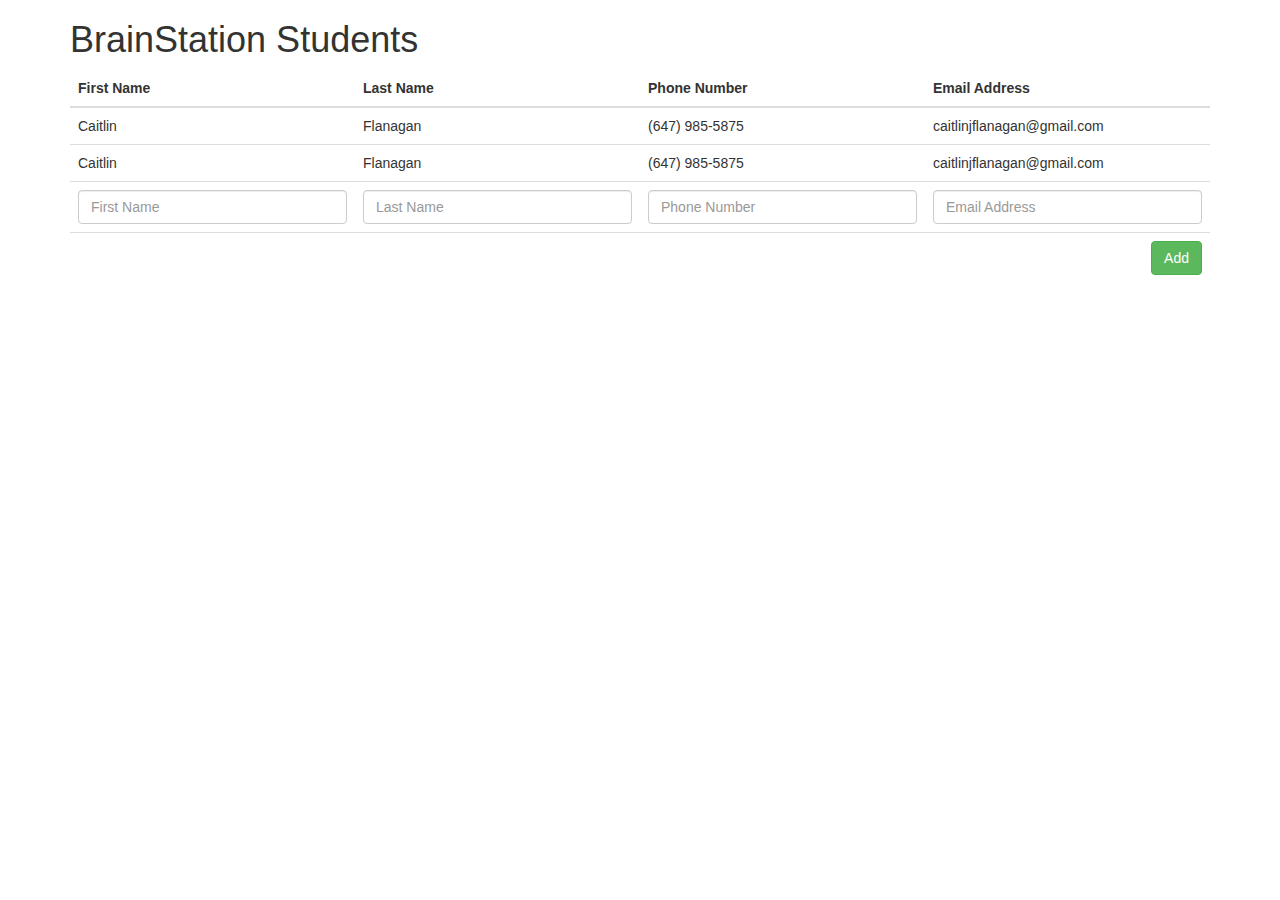
<file: caitlinflanagan/Bootstrap-LocalStorage/index.html>
<!DOCTYPE html>
<html>
	<head>
		<link rel="stylesheet" href="http://cdnjs.cloudflare.com/ajax/libs/twitter-bootstrap/3.1.1/css/bootstrap.css">
		<script src="script.js"></script>
	</head>
	<body>
		<div class="container">
			<h1>BrainStation Students</h1>
			<table class="table">
				<thead>
					<tr>
						<th>First Name</th>
						<th>Last Name</th>
						<th>Phone Number</th>
						<th>Email Address</th>
					</tr>
				</thead>
				<tbody>
					<tr>
						<td>Caitlin</td>
						<td>Flanagan</td>
						<td>(647) 985-5875</td>
						<td>caitlinjflanagan@gmail.com</td>
					</tr>
					<tr>
						<td>Caitlin</td>
						<td>Flanagan</td>
						<td>(647) 985-5875</td>
						<td>caitlinjflanagan@gmail.com</td>
					</tr>
				</tbody>
				<tfoot>
					<tr>
						<td><input placeholder="First Name" class="form-control" type="text"></td>
						<td><input placeholder="Last Name" class="form-control" type="text"></td>
						<td><input placeholder="Phone Number" class="form-control" type="text"></td>
						<td><input placeholder="Email Address" class="form-control" type="text"></td>
					</tr>	
					<tr>
						<td colspan="4"><input class="pull-right btn btn-success" type="submit" value="Add"></td>
					</tr>
				</tfoot>
			</table>
		</div>
	</body>
</html>
</file>
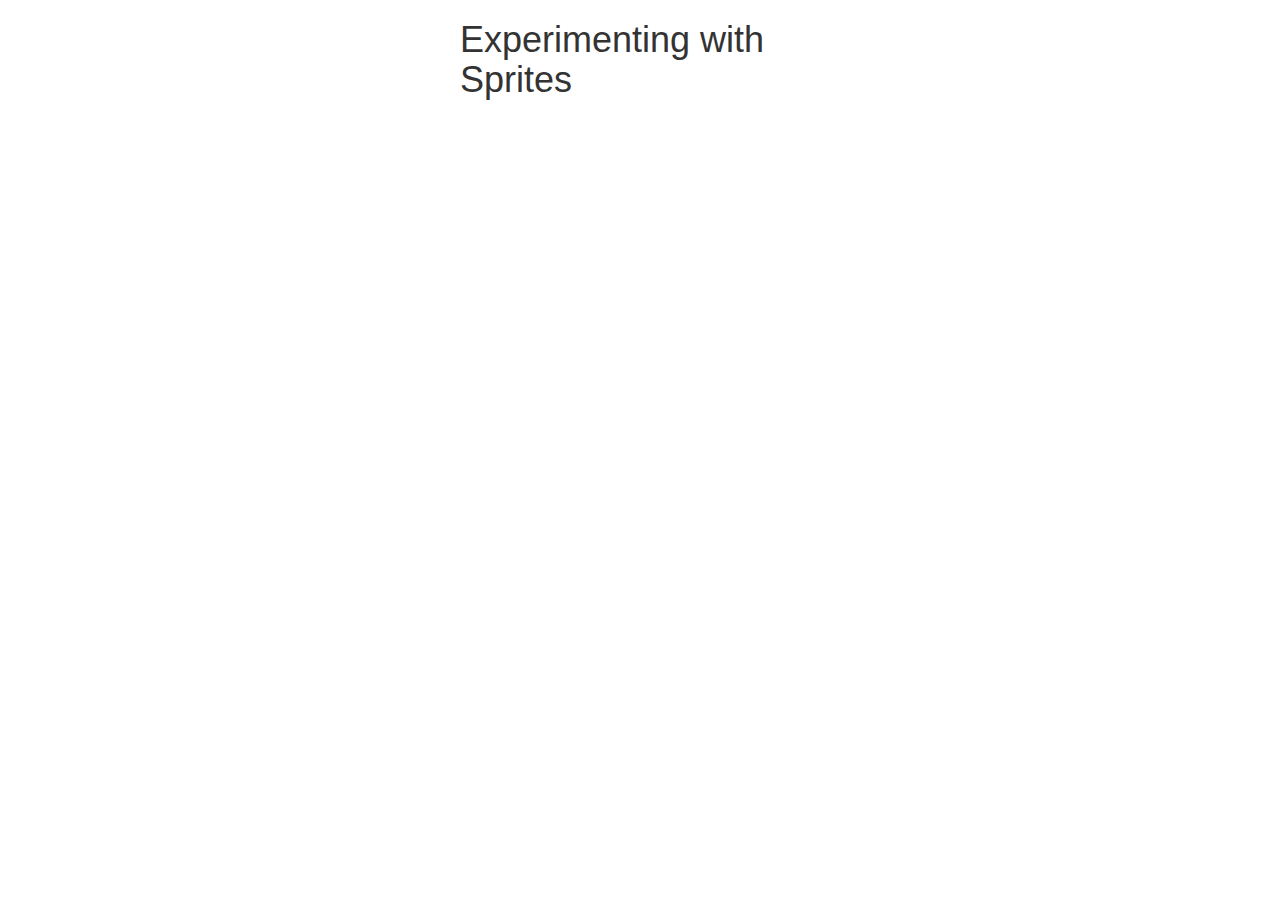
<file: caitlinflanagan/Image-Sprites/index.html>
<!DOCTYPE html>
<html>
	<head>
		<title>Experimenting with Image Sprites</title>
		<link rel="stylesheet" type="text/css" href="http://cdnjs.cloudflare.com/ajax/libs/twitter-bootstrap/3.2.0/css/bootstrap.min.css">
		<link rel="stylesheet" type="text/css" href="styles.css">
	</head>
	<body>
		<section class="sprite-example">
			<div class="container">
				<div class="row">
					<div class="col-md-4 col-md-offset-4">
						<h1>Experimenting with Sprites</h1>
						<div class="sprite-container facebook"></div>
						<div class="sprite-container twitter"></div>
						<div class="sprite-container youtube"></div>
						<div class="sprite-container rss"></div>
					</div>
				</div>
			</div>
		</section>
	</body>
</html>
</file>
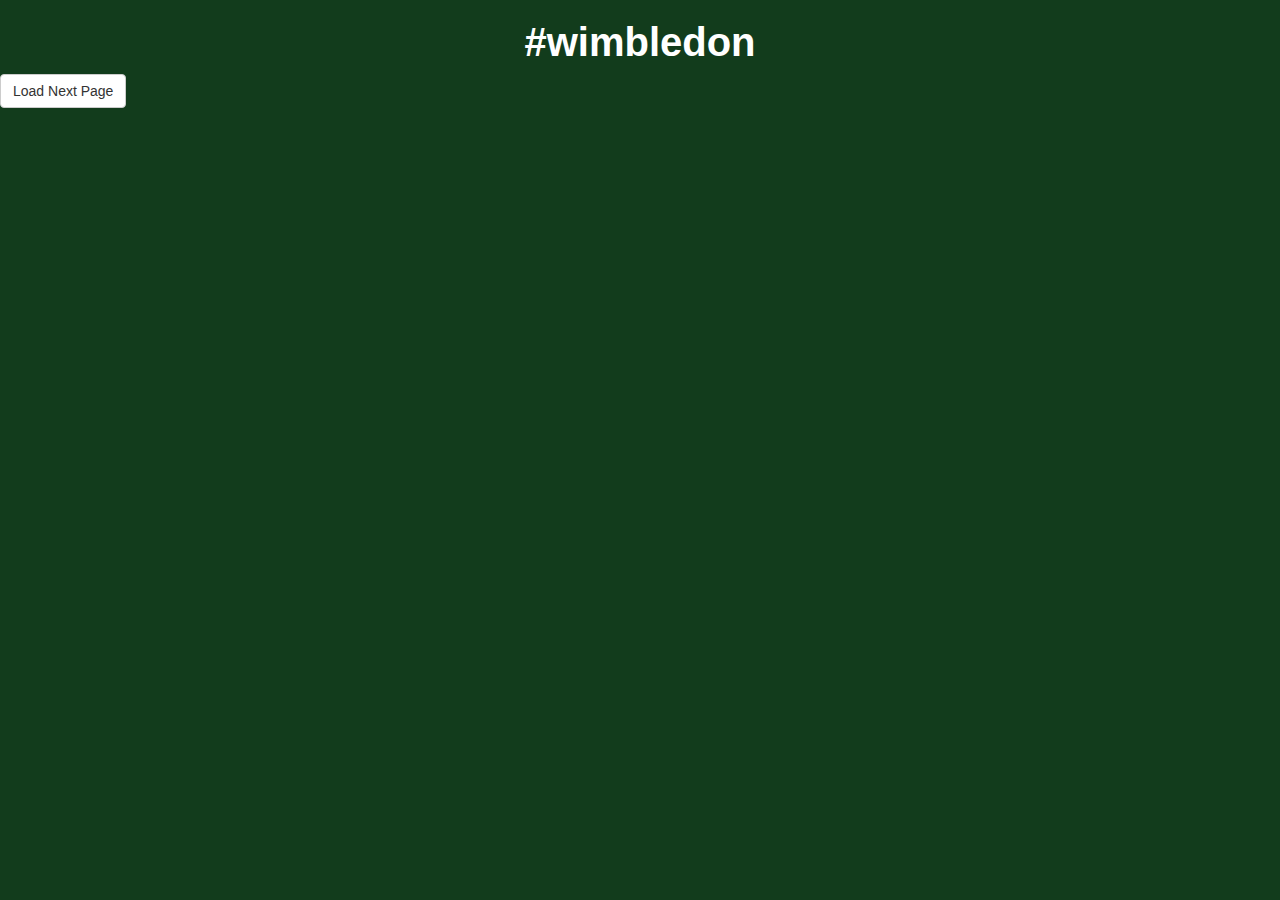
<file: caitlinflanagan/Instagram-Pagination/index.html>
<!DOCTYPE html>
<html>
	<head>
		<link rel="stylesheet" type="text/css" href="//cdnjs.cloudflare.com/ajax/libs/twitter-bootstrap/3.1.1/css/bootstrap.css">
		<link rel="stylesheet" type="text/css" href="styles.css">
		<script src="//cdnjs.cloudflare.com/ajax/libs/jquery/2.1.1/jquery.min.js"></script>
		<script src="script.js"></script>
	</head>
	<body>
		<h1><strong>#wimbledon</strong></h1>
		<div class="container">
			<div class="row" id="photos">
			</div>
		</div>

<!-- 		<div class="modal fade bs-example-modal-sm" tabindex="-1" role="dialog" aria-labelledby="mySmallModalLabel" aria-hidden="true">
		  <div class="modal-dialog modal-sm">
		    <div class="modal-content">
		    	<div class="modal-body" id="modal">
		    	</div>
		    </div>
		  </div>
		</div> -->

		<a href="#" class="btn btn-default" id="next-page">Load Next Page</a>
	</body>
</html>
</file>
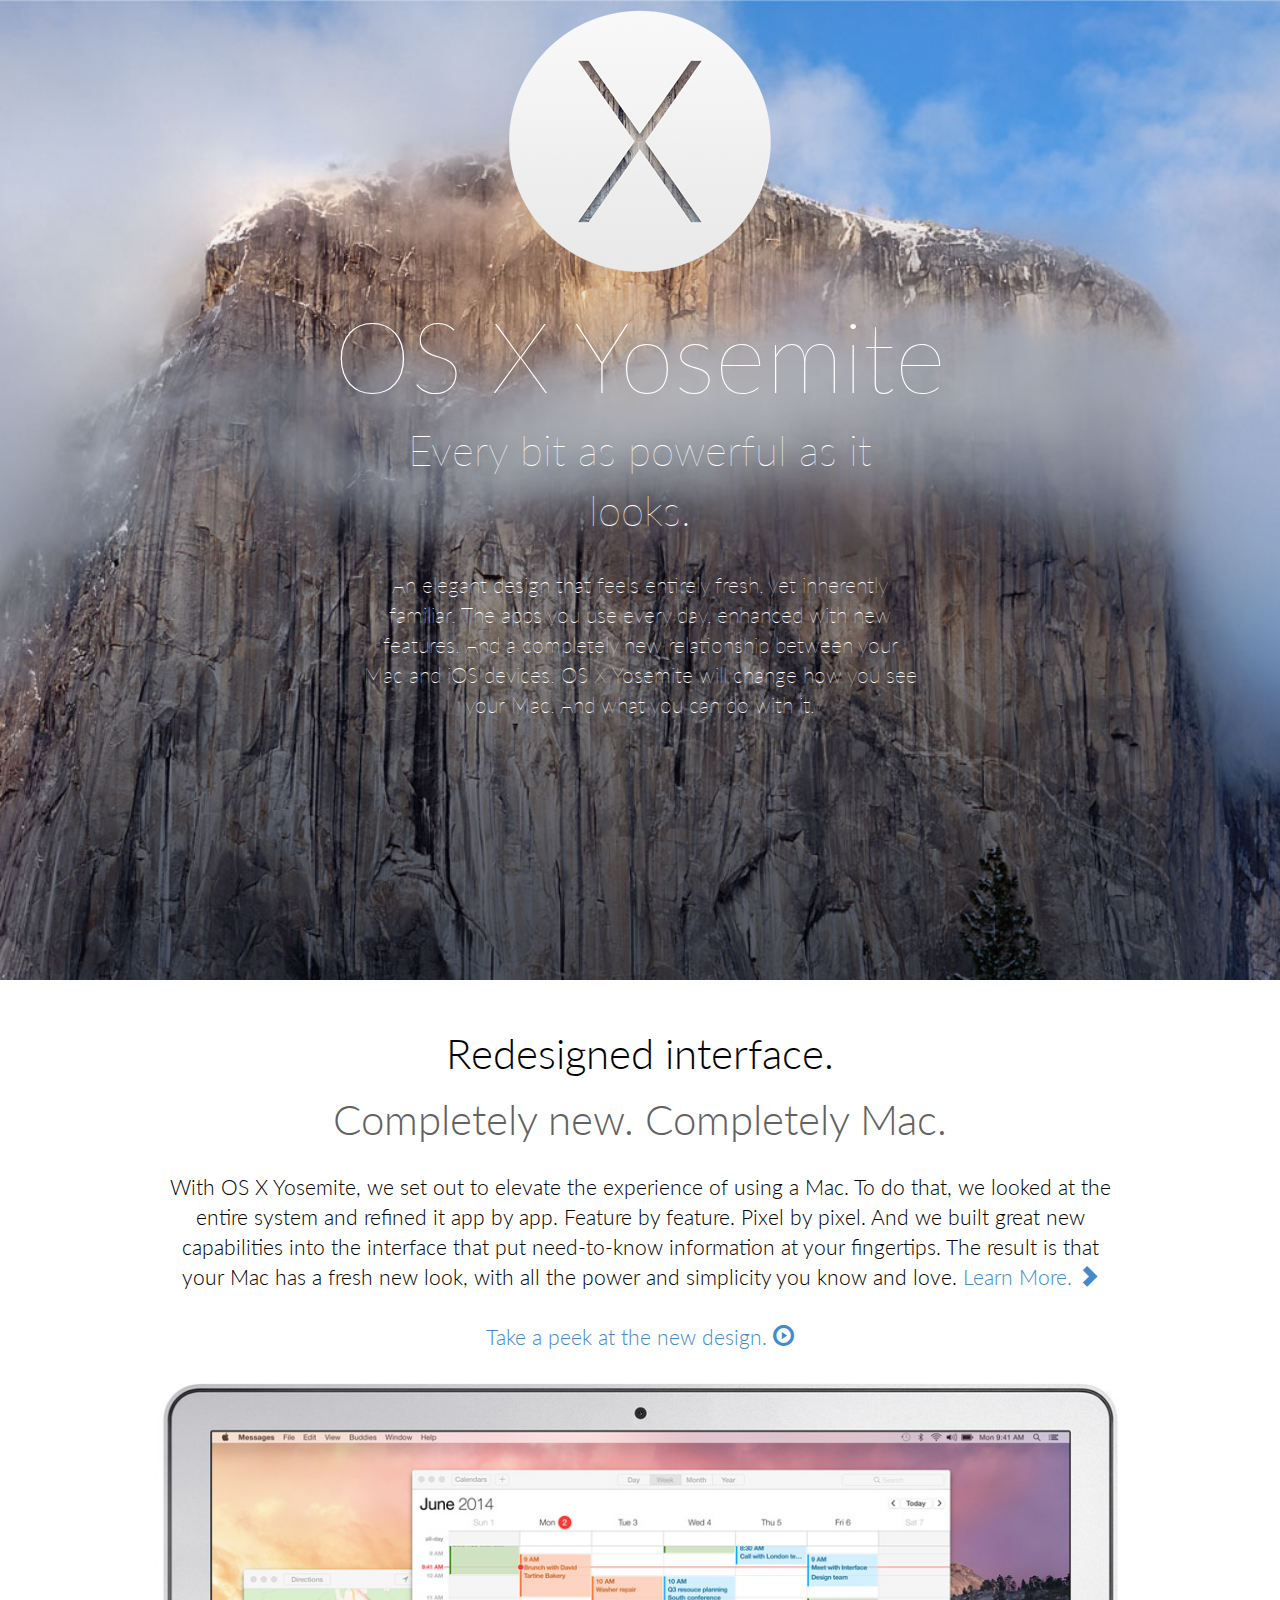
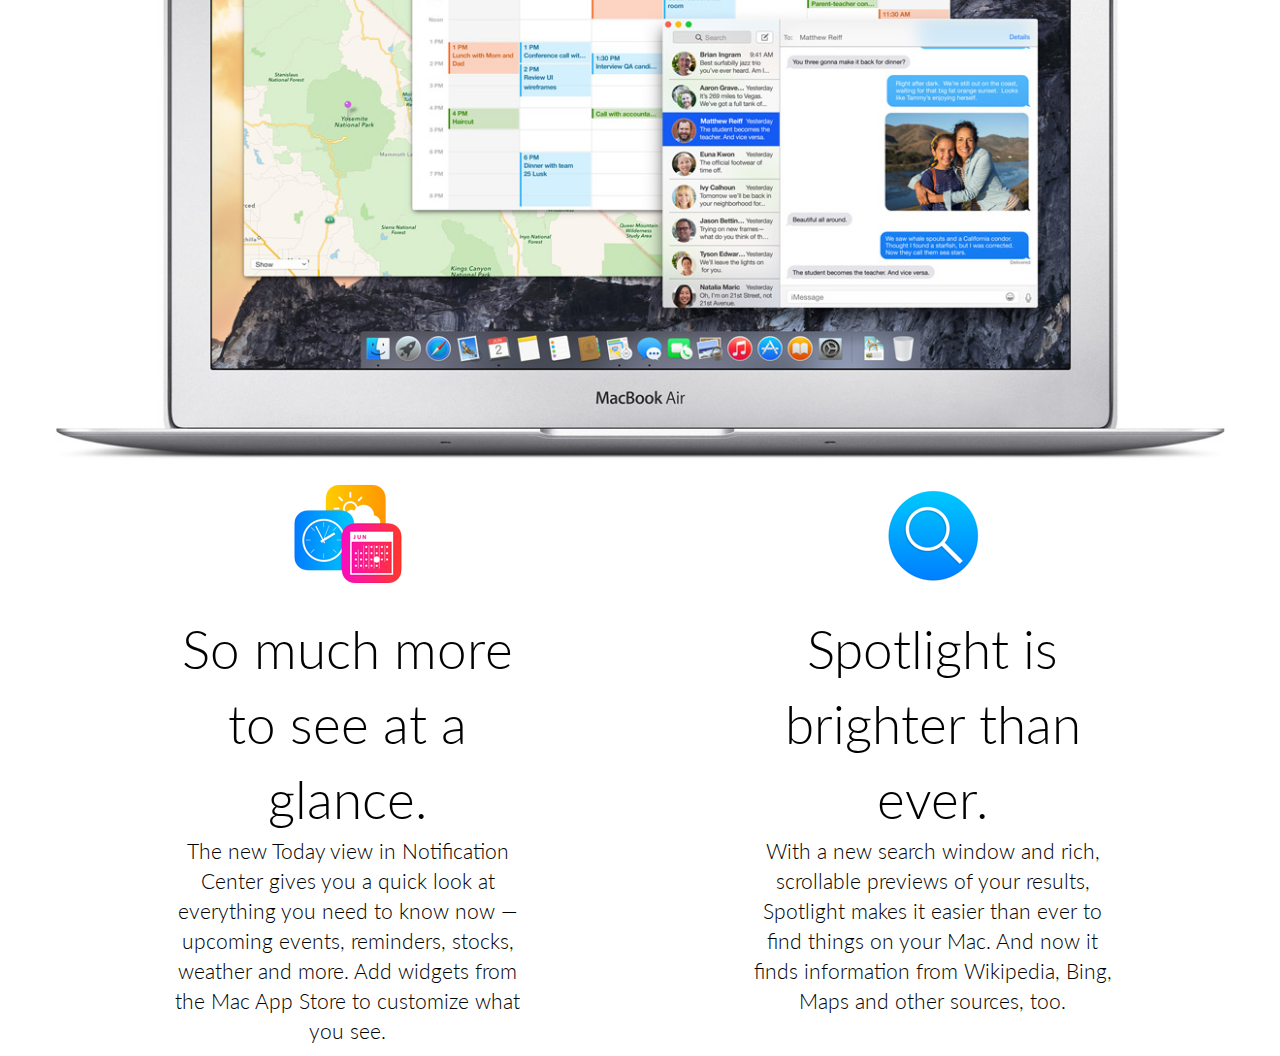
<file: caitlinflanagan/OSX-Yosemite/index.html>
<!DOCTYPE html>
<html>
	<head>
		<title>Apple OS X Yosemite</title>
		<link rel="stylesheet" type="text/css" href="css/bootstrap.min.css">
		<link rel="stylesheet" type="text/css" href="css/styles.css">
		<link rel="stylesheet" type="text/css" href="fonts">
		<link href='http://fonts.googleapis.com/css?family=Lato:100,300,400' rel='stylesheet' type='text/css'>
	</head>
	<body>
		<div>
			<section class="landing">
				<div class="container">
					<div class="row">
						<img src="images/overview_hero_x.png" class="img-responsive">
						<h1>OS X Yosemite</h1>
						<div class="col-md-6 col-md-offset-3">
							<p>
							<span>Every bit as powerful as it looks.</span>
							<br><br>
							An elegant design that feels entirely fresh, yet inherently familiar. The apps you use every day, enhanced with new features. And a completely new relationship between your Mac and iOS devices. OS X Yosemite will change how you see your Mac. And what you can do with it.
							</p>
						</div>
					</div>
				</div>
			</section>
			<section class="interface">
				<div class="container">
					<div class="row">
						<h1>Redesigned interface.</h1>
						<h2>Completely new. Completely Mac.</h2>
						<br>
						<div class="col-md-10 col-md-offset-1">
							<p>With OS X Yosemite, we set out to elevate the experience of using a Mac. To do that, we looked at the entire system and refined it app by app. Feature by feature. Pixel by pixel. And we built great new capabilities into the interface that put need-to-know information at your fingertips. The result is that your Mac has a fresh new look, with all the power and simplicity you know and love.
								<a href="https://www.apple.com/ca/osx/preview/design/">Learn More. <span class="glyphicon glyphicon-chevron-right"></span></a></p>
							<br>
							<p><a href="https://www.apple.com/ca/osx/preview/video/">Take a peek at the new design. <span class="glyphicon glyphicon-play-circle"></span></a>
							</p>
							<br>
						</div>
						<img src="images/overview_design_hero.jpg" class="img-responsive">
					</div>
					<br>
					<div class="row notification">
						<div class="col-md-4 col-md-offset-1">
							<img src="images/overview_design_notification_icon.png">
							<br>
							<p>
							<span>So much more to see at a glance.</span>
							<br>
							The new Today view in Notification Center gives you a quick look at everything you need to know now — upcoming events, reminders, stocks, weather and more. Add widgets from the Mac App Store to customize what you see.
							</p>
						</div>
						<div class="col-md-4 col-md-offset-2">
							<img src="images/overview_design_spotlight_icon.png">
							<br>
							<p><span>Spotlight is brighter than ever.</span>
							<br>
							With a new search window and rich, scrollable previews of your results, Spotlight makes it easier than ever to find things on your Mac. And now it finds information from Wikipedia, Bing, Maps and other sources, too.
							</p>
						</div>
					</div>
				</div>
			</section>
		</div>
	<script src="http://ajax.googleapis.com/ajax/libs/jquery/1.11.1/jquery.min.js"></script>
	<script type="text/javascript" src="js/bootstrap.min.js"></script>
	</body>
</html>
</file>
<file: caitlinflanagan/Image-Sprites/styles.css>
.sprite-container {
	background-image: url(http://i.imgur.com/kKnfUyt.png);
	height: 63px;
	width: 65px;
	margin: 0px;
	padding: 0px;
	display: inline-block;
}

.sprite-container.facebook {
	background-position: -75px 0;
}

.sprite-container.twitter {
	background-position: 0 0;
}

.sprite-container.youtube {
	background-position: -148px 0;
}

.sprite-container.rss {
	background-position: -223px 0;
}

.sprite-container.facebook:hover,
.sprite-container.twitter:hover,
.sprite-container.youtube:hover,
.sprite-container.rss:hover {
	background-position-y: 62px;
	cursor: pointer;
}
</file>
<file: caitlinflanagan/Instagram-Pagination/styles.css>
body {
	/*background: url(http://www.syisnude.co.uk/wp-content/uploads/2013/02/3_Heidi_klein.jpeg);*/
	background-color: #123C1C;
}

a {
	text-decoration: none;
}

h1 {
	font-size: 40px;
	text-align: center;
	color: #fff;
}

.photo {
	display: block;
	margin: 0px 0px 25px 0px;
}

.instagram {
	max-width: 100%;
	border-top: 30px solid white;
	border-bottom: 30px solid white;
	/*border: 7px solid #fff;*/
	box-shadow: 3px 3px 3px #000;
	border-radius: 10px;
}

.profile_picture {
	border-radius: 100%;
	max-width: 70px;
	display: inline-block;
	vertical-align: middle;
	margin: -112px 0px 0px 8px;
	box-shadow: 3px 3px 3px #000;
	border: 2px solid #fff;
}

.profile_name {
	display: inline-block;
	vertical-align: middle;
	margin: -53px 0px 0px 10px;
	color: #000;
}
</file>
<file: caitlinflanagan/OSX-Yosemite/css/styles.css>
.landing {
  background-image: url("../images/overview_hero_bg.jpg");
  background-size: cover;
  height: 980px; }
  .landing img {
    margin: 0 auto; }
  .landing h1 {
    color: white;
    font-weight: 100;
    text-align: center;
    font-family: "Lato", sans-serif;
    font-size: 7em; }
  .landing p {
    color: white;
    font-weight: 100;
    font-family: "Lato", sans-serif;
    text-align: center;
    font-size: 1.5em; }
  .landing span {
    font-size: 2em; }

.interface {
  background-color: #fff;
  height: 980px;
  margin: 30px 0; }
  .interface img {
    margin: 0 auto;
    display: block; }
  .interface h1 {
    color: black;
    font-weight: 300;
    text-align: center;
    font-family: "Lato", sans-serif;
    font-size: 3em; }
  .interface h2 {
    color: #626262;
    font-weight: 300;
    text-align: center;
    font-family: "Lato", sans-serif;
    font-size: 3em; }
  .interface p {
    color: black;
    font-weight: 300;
    font-family: "Lato", sans-serif;
    text-align: center;
    font-size: 1.5em; }
  .interface .notification span {
    font-size: 2.5em; }
</file>
